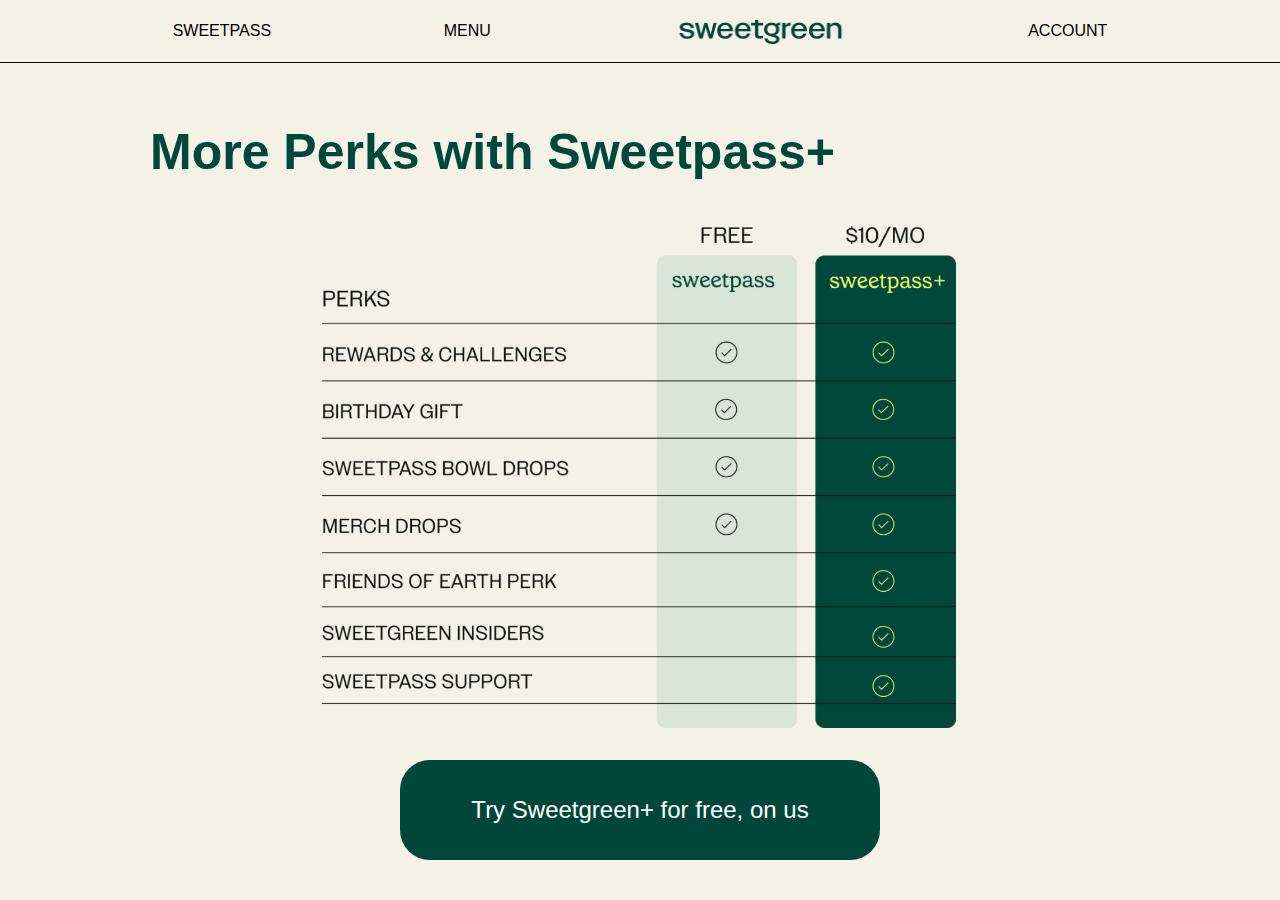
<file: sweetpass.html>
<!DOCTYPE html>
<html>
<head>

	<meta charset="utf-8">
	<meta name="viewport" content="width=device-width, initial-scale=1">
	<link rel="stylesheet" type="text/css" href="style.css">
	<title>Sweetpass+</title>
</head>

<body id="sweetpass">

	<div class="menu">
	    <p><a href="sweetpass.html">SWEETPASS</a></p>
	    <p><a href="https://order.sweetgreen.com/locations">MENU</a></p>
	    <img src="sweetgreen_logo.jpg" class="logo">
	    <p><a href="index.html">ACCOUNT</a></p>
	  </div>

	<div class="pageContent">
		<h2>More Perks with Sweetpass+</h2>

		<img src="img6.jpg" class="img5">

		<a class="button" href=""><div>Try Sweetgreen+ for free, on us</div></a>

		<!-- <button class="button" onclick="location.href='https://order.sweetgreen.com/sweetpass/checkout?planId=cq3m'">Try Sweetgreen+ for free, on us</button> -->
	</div>

</body>
</html>
</file>
<file: style.css>
body {
	background-color: #f4f2e6;
	font-family: "sweet-sans-pro", sans-serif;
	padding: 0;
	margin: 0;
}

* {
	box-sizing: border-box;
}

.menu {
	display: flex;
	justify-content: space-evenly;
	border-bottom: 1px solid #000;
	align-items: center;
	text-decoration: none;
	font-weight: 400;
	font-style: normal;
}

.menu a {
  color: #000;
  text-decoration: none;
  transition: text-decoration 0.3s; 
}

.menu a:hover {
  text-decoration: underline; 
}

.logo {
	height: 62px;
	width: 192px;
}

#sweetpass .pageContent {
	display: flex;
	flex-direction: column;
}

.rounded-box {
	border-radius: 25px;
	background: #d5e1d2;
	display: flex;
	flex-direction: column;
	padding: 50px;
	width: 85%;
	height: 350px;
	margin-top: 35px;
	margin: 20px auto;
}

#cardTop, #cardBottom {
	flex-basis: 50%;
}

#cardTop {
	display: flex;
	align-items: flex-start;
	font-weight: 700;
	font-style: normal;
}

#cardBottom {
	border-top: 1px solid #A9A9A9;
}

#cardTop p {
	margin-top: 0;
	margin-bottom: 0;
}

#yourname {
	font-size: 32px;
	color: rgb(0, 71, 60);
	border-right: 1px solid #A9A9A9;
	flex-basis: 50%;
	height: 100%;
}

#rewards {
	font-size: 32px;
	color: rgb(0, 71, 60);
	padding-left: 0.5em;
}


#earnRewards {
	font-size: 32px;
	color: rgb(0, 71, 60);
	align-items: flex-end;
	margin: 5px;
}

#rewardslist {
	color: rgb(0, 71, 60);
	align-items: flex-end;
}

.image-container {
  text-align: center;
}

.image {
      display: block;
      margin-left: auto;
      margin-right: auto;
      width: 50%;

}

.column {
  float: left;
  width: 25%;
  padding: 5px;
  text-align: center;
}


.row::after {
  content: "";
  clear: both;
  display: table;
}

.image-text {
	font-family: GrenettePro-Regular;
	font-size: 24px;
	color: rgb(0, 71, 60);
	padding: 10px;
}


h1 {
	font-size: 50px;
	color: rgb(0, 71, 60);
	margin-left: 70px;
	margin-top: 60px;
}

img {
	width: 90%;
	align-items: center;
}

.img5 {
	width: 50%;
	align-self: center;
	margin-bottom: 2em;
}

h2 {
  font-size: 50px;
	color: rgb(0, 71, 60);
	margin-left: 150px;
	margin-top: 60px;

}

.button {
	background-color: #01463b;
	color: white;
	padding: 13px 30px;
	border-radius: 30px;
	width: 20em;
	height: 100px;
	font-size: 24px;
	align-self: center;
	display: flex;
	align-items: center;
	justify-content: center;
}

.button {
	text-decoration: none;
}

.button:hover {
	background-color: #225533;
}
</file>
